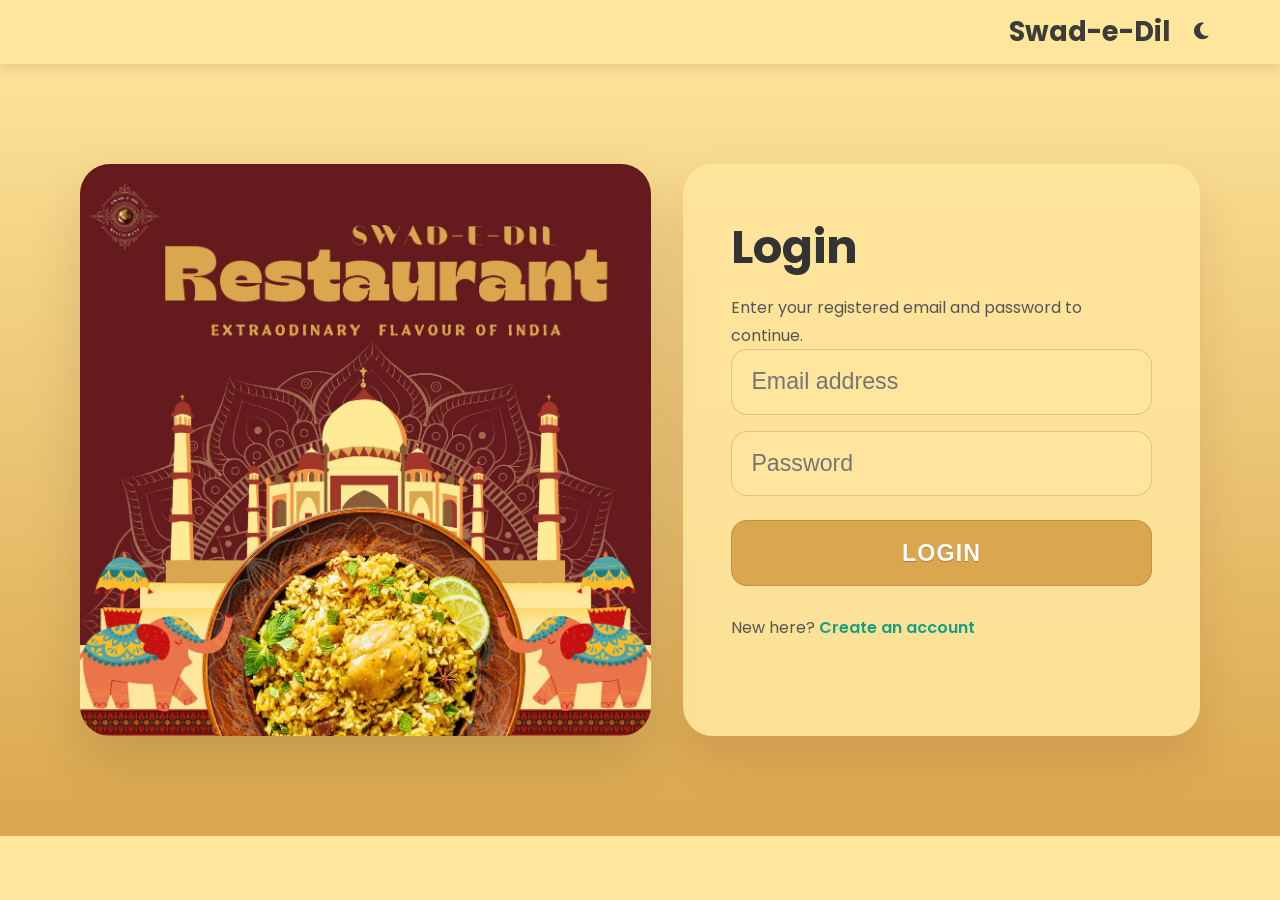
<file: login.html>
<!DOCTYPE html>
<html lang="en">

<head>
  <meta charset="UTF-8" />
  <meta http-equiv="X-UA-Compatible" content="IE=edge" />
  <meta name="viewport" content="width=device-width, initial-scale=1.0" />
  <title>Login | Swad-e-Dil</title>
  <link rel="icon" type="image/jpeg" href="assets/Swad-e-dil_Logo.jpg" />
  <link rel="preconnect" href="https://fonts.googleapis.com" />
  <link rel="preconnect" href="https://fonts.gstatic.com" crossorigin />
  <link href="https://fonts.googleapis.com/css2?family=Poppins:wght@400;500;600;700&display=swap" rel="stylesheet" />
  <link rel="stylesheet" href="css/style.css" />
  <link rel="stylesheet" href="css/responsive.css" />
  <link rel="stylesheet" href="https://cdnjs.cloudflare.com/ajax/libs/font-awesome/6.5.0/css/all.min.css" />
</head>

<body>
  <nav class="navbar">
    <div class="navbar-container container">
      <input type="checkbox" id="menu-toggle" />
      <label for="menu-toggle" class="hamburger-lines" aria-label="Toggle navigation menu">
        <span class="line line1"></span>
        <span class="line line2"></span>
        <span class="line line3"></span>
      </label>
      <ul class="menu-items">
      </ul>
      <h1 class="logo">Swad-e-Dil</h1>
      <div class="user-actions">
        <button id="theme-toggle" class="theme-toggle" aria-label="Toggle dark mode">
          <i class="fas fa-moon"></i>
        </button>
      </div>
    </div>
  </nav>

  <section class="auth-page">
    <div class="auth-container container">
      <div class="auth-layout">
        <div class="auth-hero">
          <img src="assets/Swad-e-dil_poster.jpg" alt="Swad-e-Dil poster" />
        </div>
        <div class="auth-panel">
          <h2>Login</h2>
          <p class="form-subtitle">Enter your registered email and password to continue.</p>
          <form id="login-form" novalidate>
            <input type="email" id="login-email" placeholder="Email address" required />
            <input type="password" id="login-password" placeholder="Password" required />
            <button type="submit" class="btn btn-primary">Login</button>
          </form>
          <p class="auth-footer">New here? <a href="register.html">Create an account</a></p>
        </div>
      </div>
    </div>
  </section>

  <div id="toast" class="toast-message hidden"></div>
  <script src="js/app.js" defer></script>
</body>

</html>
</file>
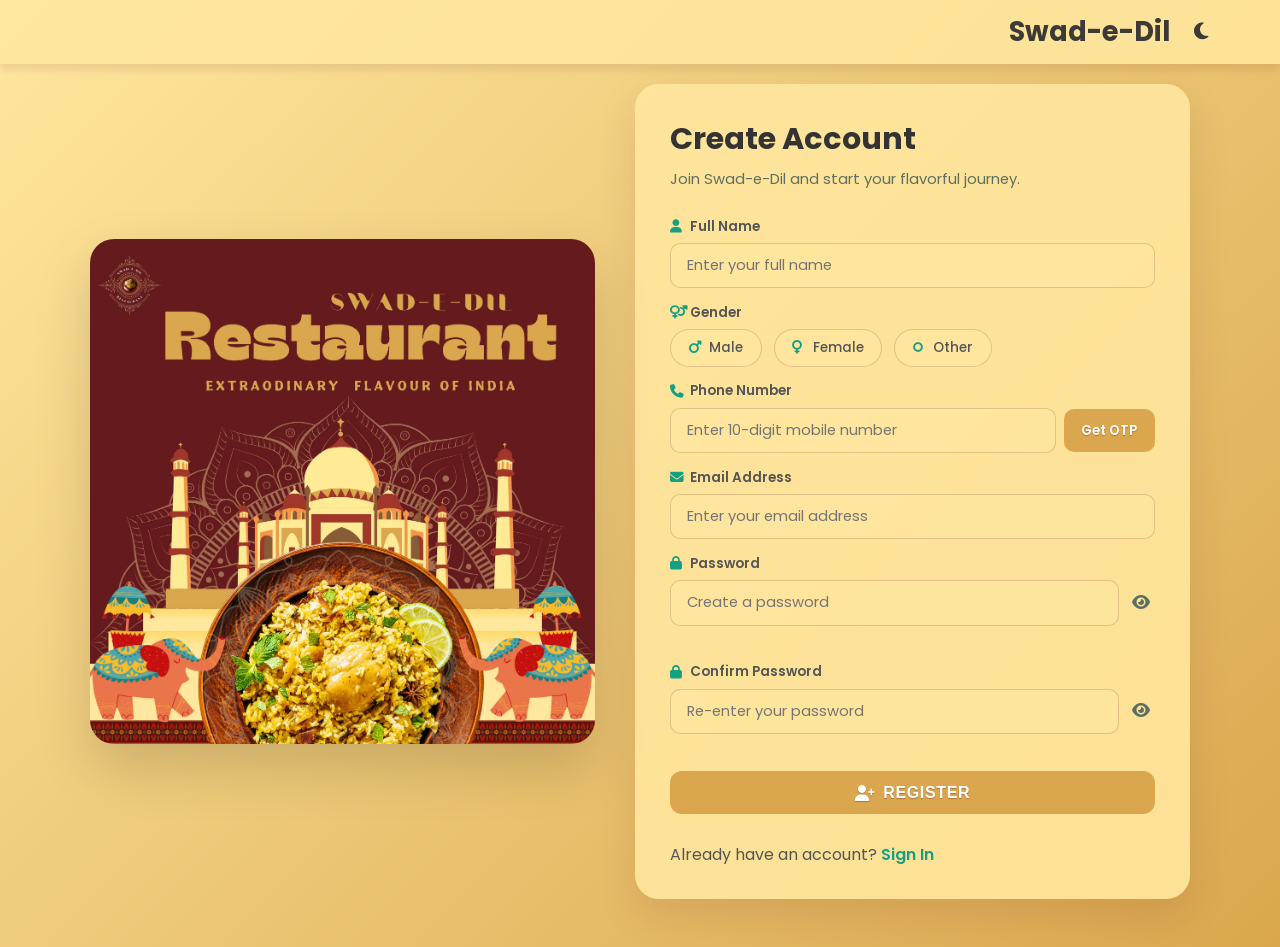
<file: register.html>
<!DOCTYPE html>
<html lang="en">

<head>
  <meta charset="UTF-8" />
  <meta http-equiv="X-UA-Compatible" content="IE=edge" />
  <meta name="viewport" content="width=device-width, initial-scale=1.0" />
  <title>Sign Up | Swad-e-Dil</title>
  <meta name="description" content="Create your Swad-e-Dil account to start ordering delicious meals." />
  <link rel="icon" type="image/jpeg" href="assets/Swad-e-dil_Logo.jpg" />
  <link rel="preconnect" href="https://fonts.googleapis.com" />
  <link rel="preconnect" href="https://fonts.gstatic.com" crossorigin />
  <link href="https://fonts.googleapis.com/css2?family=Poppins:wght@400;500;600;700&display=swap" rel="stylesheet" />
  <link rel="stylesheet" href="css/style.css" />
  <link rel="stylesheet" href="css/responsive.css" />
  <link rel="stylesheet" href="https://cdnjs.cloudflare.com/ajax/libs/font-awesome/6.5.0/css/all.min.css" />
</head>

<body>
  <nav class="navbar">
    <div class="navbar-container container">
      <input type="checkbox" id="menu-toggle" />
      <label for="menu-toggle" class="hamburger-lines" aria-label="Toggle navigation menu">
        <span class="line line1"></span>
        <span class="line line2"></span>
        <span class="line line3"></span>
      </label>
      <ul class="menu-items"></ul>
      <h1 class="logo">Swad-e-Dil</h1>
      <div class="user-actions">
        <button id="theme-toggle" class="theme-toggle" aria-label="Toggle dark mode">
          <i class="fas fa-moon"></i>
        </button>
      </div>
    </div>
  </nav>

  <section class="register-page">
    <div class="register-container container">

      <!-- Left: Poster Image -->
      <div class="register-poster">
        <img src="assets/Swad-e-dil_poster.jpg" alt="Swad-e-Dil poster" />
      </div>

      <!-- Right: Form -->
      <div class="register-panel">
        <div class="register-header">
          <h2>Create Account</h2>
          <p class="form-subtitle">Join Swad-e-Dil and start your flavorful journey.</p>
        </div>

        <form id="register-form" novalidate autocomplete="off">

          <!-- Name -->
          <div class="form-group">
            <label for="register-name"><i class="fas fa-user"></i> Full Name</label>
            <input type="text" id="register-name" placeholder="Enter your full name" required />
          </div>

          <!-- Gender -->
          <div class="form-group">
            <label><i class="fas fa-venus-mars"></i> Gender</label>
            <div class="gender-options">
              <label class="gender-option">
                <input type="radio" name="gender" value="male" required />
                <span><i class="fas fa-mars"></i> Male</span>
              </label>
              <label class="gender-option">
                <input type="radio" name="gender" value="female" />
                <span><i class="fas fa-venus"></i> Female</span>
              </label>
              <label class="gender-option">
                <input type="radio" name="gender" value="other" />
                <span><i class="fas fa-genderless"></i> Other</span>
              </label>
            </div>
          </div>

          <!-- Phone Number + Get OTP -->
          <div class="form-group">
            <label for="register-phone"><i class="fas fa-phone"></i> Phone Number</label>
            <div class="input-group">
              <input type="tel" id="register-phone" placeholder="Enter 10-digit mobile number" maxlength="10" pattern="[0-9]{10}" required />
              <button type="button" id="get-otp-btn" class="btn-otp">Get OTP</button>
            </div>
          </div>

          <!-- OTP Input (hidden initially) -->
          <div class="form-group" id="otp-group" style="display: none;">
            <label for="register-otp"><i class="fas fa-key"></i> Enter OTP</label>
            <div class="input-group">
              <input type="text" id="register-otp" placeholder="Enter 4-digit OTP" maxlength="4" pattern="[0-9]{4}" />
              <button type="button" id="verify-otp-btn" class="btn-otp">Verify</button>
            </div>
            <span id="otp-status" class="otp-status"></span>
          </div>

          <!-- Email -->
          <div class="form-group">
            <label for="register-email"><i class="fas fa-envelope"></i> Email Address</label>
            <input type="email" id="register-email" placeholder="Enter your email address" required />
          </div>

          <!-- Password -->
          <div class="form-group">
            <label for="register-password"><i class="fas fa-lock"></i> Password</label>
            <div class="input-group">
              <input type="password" id="register-password" placeholder="Create a password" required />
              <button type="button" class="btn-eye" id="toggle-password" aria-label="Show/hide password">
                <i class="fas fa-eye"></i>
              </button>
            </div>
            <span id="password-error" class="field-error"></span>
          </div>

          <!-- Confirm Password -->
          <div class="form-group">
            <label for="register-password-confirm"><i class="fas fa-lock"></i> Confirm Password</label>
            <div class="input-group">
              <input type="password" id="register-password-confirm" placeholder="Re-enter your password" required />
              <button type="button" class="btn-eye" id="toggle-confirm-password" aria-label="Show/hide password">
                <i class="fas fa-eye"></i>
              </button>
            </div>
            <span id="confirm-error" class="field-error"></span>
          </div>

          <!-- Register Button -->
          <button type="submit" class="btn btn-primary register-submit-btn" id="register-submit">
            <i class="fas fa-user-plus"></i> Register
          </button>
        </form>

        <p class="auth-footer">Already have an account? <a href="login.html">Sign In</a></p>
      </div>

    </div>
  </section>

  <div id="toast" class="toast-message hidden"></div>
  <script src="js/app.js" defer></script>
  <script src="js/register.js" defer></script>
</body>

</html>
</file>
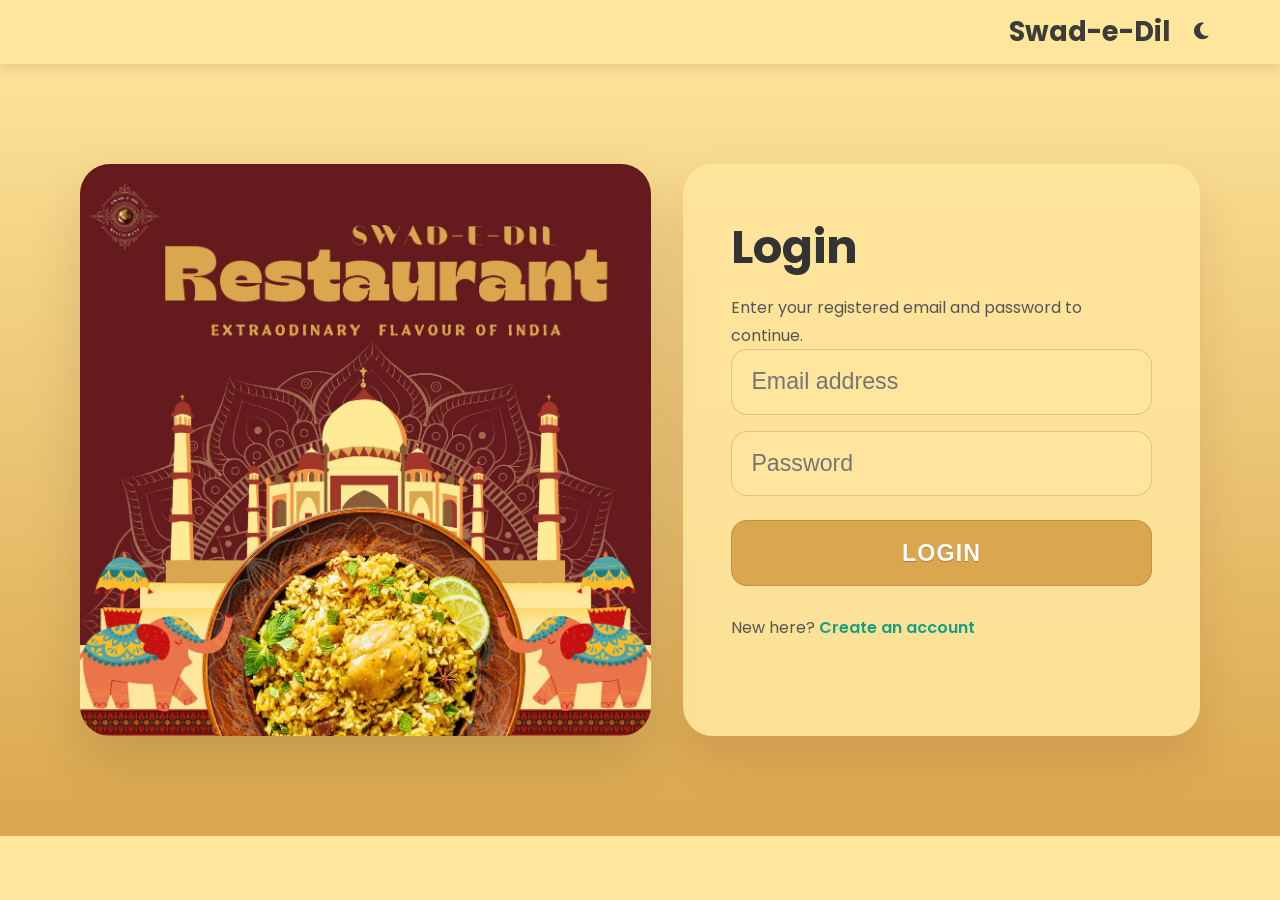
<file: user.html>
<!DOCTYPE html>
<html lang="en">

<head>
  <meta charset="UTF-8" />
  <meta http-equiv="X-UA-Compatible" content="IE=edge" />
  <meta name="viewport" content="width=device-width, initial-scale=1.0" />
  <title>Dashboard | Swad-e-Dil</title>
  <link rel="icon" type="image/jpeg" href="assets/Swad-e-dil_Logo.jpg" />
  <link rel="preconnect" href="https://fonts.googleapis.com" />
  <link rel="preconnect" href="https://fonts.gstatic.com" crossorigin />
  <link href="https://fonts.googleapis.com/css2?family=Poppins:wght@400;500;600;700&display=swap" rel="stylesheet" />
  <link rel="stylesheet" href="css/style.css" />
  <link rel="stylesheet" href="css/responsive.css" />
  <link rel="stylesheet" href="https://cdnjs.cloudflare.com/ajax/libs/font-awesome/6.5.0/css/all.min.css" />
</head>

<body>
  <nav class="navbar">
    <div class="navbar-container container">
      <input type="checkbox" id="menu-toggle" />
      <label for="menu-toggle" class="hamburger-lines" aria-label="Toggle navigation menu">
        <span class="line line1"></span>
        <span class="line line2"></span>
        <span class="line line3"></span>
      </label>
      <ul class="menu-items">
        <li><a href="index.html#home">Home</a></li>
        <li><a href="index.html#food-menu">Menu</a></li>
        <li><a href="#orders">Orders</a></li>
      </ul>
      <div class="auth-actions">
        <button id="theme-toggle" class="theme-toggle" aria-label="Toggle dark mode">
          <i class="fas fa-moon"></i>
        </button>
        <button id="logout-button" class="btn btn-secondary">Logout</button>
      </div>
    </div>
  </nav>

  <section class="dashboard-page" id="dashboard">
    <div class="dashboard-container container">
      <div class="dashboard-header">
        <div>
          <p class="small">Welcome back</p>
          <h1 id="dashboard-username">Customer</h1>
          <p>Track your orders, favorites, and account details in one place.</p>
        </div>
      </div>

      <div class="dashboard-stats">
        <div class="stat-card">
          <h4>Orders Placed</h4>
          <p id="orders-count">0</p>
        </div>
        <div class="stat-card">
          <h4>Favorites Saved</h4>
          <p id="favorites-count">0</p>
        </div>
        <div class="stat-card">
          <h4>Active Order</h4>
          <p id="active-order-status">No active orders</p>
        </div>
        <div class="stat-card">
          <h4>Member Since</h4>
          <p id="member-since">2026</p>
        </div>
      </div>

      <div class="dashboard-grid">
        <article class="dashboard-card">
          <h3>My Recent Orders</h3>
          <ul id="order-history-list">
            <li>Royal Thali Delight — Delivered</li>
            <li>Desi Veg Lovers’ Platter — In kitchen</li>
            <li>Tandoori Non-Veg Treat — Delivered</li>
          </ul>
        </article>

        <article class="dashboard-card">
          <h3>Saved Favorites</h3>
          <ul id="favorites-list">
            <li>Coastal Catch – Seafood Combo Platter</li>
            <li>Dakshin Bhojanam</li>
            <li>Royal Thali Delight</li>
          </ul>
        </article>

        <article class="dashboard-card">
          <h3>Recommended For You</h3>
          <p>Try our new season special mutton curry with saffron rice for authentic flavor.</p>
        </article>

        <article class="dashboard-card">
          <h3>Account Summary</h3>
          <p id="dashboard-email">Email: user@example.com</p>
          <p>Member since: 2026</p>
        </article>
      </div>
    </div>
  </section>

  <footer>
    <div class="footer-content">
      <div class="contact-us">
        <h4>Contact Us</h4><br />
        <p>Email: swad-e-dil@gmail.com</p><br />
        <p>Phone: +91 7854939308</p><br />
        <p>Address: Brehmapur, Ganjam, Odisha</p>
      </div>
      <div class="quick-links">
        <h4>Quick Links</h4><br />
        <ul class="footer-links">
          <li><a href="index.html#home">Home</a></li>
          <li><a href="index.html#about">About</a></li>
          <li><a href="index.html#food-menu">Menu</a></li>
          <li><a href="login.html">Logout</a></li>
        </ul>
      </div>
      <div class="social-links">
        <h4>Follow Us</h4><br />
        <a href="https://facebook.com" class="facebook" target="_blank"><i class="fab fa-facebook-f"></i></a>
        <a href="https://instagram.com" class="instagram" target="_blank"><i class="fab fa-instagram"></i></a>
        <a href="https://www.whatsapp.com/" class="whatsapp" target="_blank"><i class="fab fa-whatsapp"></i></a>
      </div>
    </div>
    <p>&copy; 2026 Swad-e-Dil. All rights reserved.</p>
  </footer>

  <div id="toast" class="toast-message hidden"></div>
  <script src="js/app.js" defer></script>
  <script src="js/dashboard.js" defer></script>
</body>

</html>
</file>
<file: css/style.css>
/* RESET */
*,
*::after,
*::before {
  box-sizing: border-box;
  padding: 0;
  margin: 0;
}

:root {
  /* Brand colors */
  --brand-gold: #daa74e;
  --brand-maroon: #651b1d;
  --brand-cream: #ffe79e;
  --theme-accent: var(--brand-gold);
  --theme-accent-hover: var(--brand-maroon);
  --theme-accent-rgb: 218, 167, 78;
  --theme-dark-rgb: 101, 27, 29;
  /* Light theme colors */
  --bg-primary: var(--brand-cream);
  --bg-secondary: rgba(255, 231, 158, 0.72);
  --bg-tertiary: rgba(255, 231, 158, 0.92);
  --text-primary: #333333;
  --text-secondary: #555555;
  --text-muted: #5e6f61;
  --border-color: rgba(101, 27, 29, 0.18);
  --shadow-color: rgba(101, 27, 29, 0.12);
  --accent-color: #16a083;
  --accent-hover: #117964;
  --card-bg: rgba(255, 231, 158, 0.9);
  --nav-bg: rgba(255, 231, 158, 0.94);
  --gradient-start: var(--brand-cream);
  --gradient-end: var(--brand-gold);
}

[data-theme="dark"] {
  /* Dark theme colors */
  --bg-primary: var(--brand-maroon);
  --bg-secondary: rgba(101, 27, 29, 0.82);
  --bg-tertiary: rgba(101, 27, 29, 0.92);
  --text-primary: #ffffff;
  --text-secondary: #cccccc;
  --text-muted: #aaaaaa;
  --border-color: rgba(218, 167, 78, 0.24);
  --shadow-color: rgba(0, 0, 0, 0.32);
  --accent-color: #16a083;
  --accent-hover: #117964;
  --card-bg: rgba(101, 27, 29, 0.9);
  --nav-bg: rgba(101, 27, 29, 0.95);
  --gradient-start: var(--brand-maroon);
  --gradient-end: var(--brand-maroon);
}

html {
  scroll-behavior: smooth;
}

.html {
  font-size: 62.5%;
}

body {
  font-family: "Poppins", sans-serif;
  background: var(--bg-primary);
  color: var(--text-primary);
  transition: background 0.3s ease, color 0.3s ease;
}

section {
  border-bottom: 1px solid var(--border-color);
}

section:last-of-type {
  border-bottom: none;
}

/* UTILITY CLASSES */
.container {
  max-width: 1200px;
  width: 90%;
  margin: auto;
}

.btn {
  display: inline-block;
  padding: 0.5em 1.5em;
  text-decoration: none;
  border-radius: 50px;
  cursor: pointer;
  outline: none;
  margin-top: 1em;
  text-transform: uppercase;
  font-weight: small;
}

.btn-primary {
  color: #fff;
  background: var(--theme-accent);
  border: 1px solid rgba(var(--theme-dark-rgb), 0.18);
  text-shadow: 0 1px 1px rgba(var(--theme-dark-rgb), 0.35);
}

.btn-primary:hover {
  background: var(--theme-accent-hover);
  transition: background 0.3s ease-in-out;
}

.btn-secondary {
  display: inline-block;
  padding: 0.55em 1.5em;
  text-decoration: none;
  border-radius: 50px;
  cursor: pointer;
  outline: none;
  margin-top: 1em;
  background: var(--bg-secondary);
  color: var(--text-primary);
  border: 1px solid var(--border-color);
  transition: all 0.25s ease;
}

.btn-secondary:hover {
  background: var(--theme-accent);
  color: #fff;
}

.auth-actions {
  display: flex;
  gap: 1.2rem;
  align-items: center;
}

.auth-actions .btn {
  margin-top: 0;
}

.auth-page {
  padding: 8rem 0 4rem;
  min-height: calc(100vh - 64px);
  background: linear-gradient(180deg, var(--gradient-start) 0%, var(--gradient-end) 100%);
  display: flex;
  align-items: center;
}

.auth-container {
  display: flex;
  justify-content: center;
  align-items: center;
  width: 100%;
}

.auth-layout {
  display: grid;
  grid-template-columns: 1.05fr 0.95fr;
  gap: 2rem;
  width: min(1120px, 100%);
}

.auth-hero {
  position: relative;
  min-height: 540px;
  border-radius: 30px;
  overflow: hidden;
  box-shadow: 0 24px 55px rgba(0, 0, 0, 0.12);
}

.auth-hero img {
  width: 100%;
  height: 100%;
  object-fit: cover;
  display: block;
}

.hero-overlay {
  position: absolute;
  inset: 0;
  background: linear-gradient(180deg, rgba(var(--theme-dark-rgb), 0.18), rgba(var(--theme-dark-rgb), 0.82));
  color: #ffffff;
  display: flex;
  flex-direction: column;
  justify-content: flex-end;
  gap: 1.2rem;
  padding: 2.5rem;
}

.hero-overlay p:first-child {
  text-transform: uppercase;
  letter-spacing: 0.22em;
  font-weight: 600;
  opacity: 0.9;
}

.hero-overlay h2 {
  font-size: 3.25rem;
  margin: 0;
  line-height: 1.05;
}

.hero-overlay p:last-child {
  max-width: 360px;
  line-height: 1.8;
}

.auth-panel {
  width: 100%;
  padding: 3rem;
  background: var(--card-bg);
  border-radius: 30px;
  box-shadow: 0 24px 45px var(--shadow-color);
}

.auth-panel h2 {
  font-size: 2.9rem;
  margin-bottom: 0.75rem;
}

.form-subtitle {
  color: var(--text-muted);
  margin-bottom: 2rem;
  line-height: 1.75;
}

.auth-panel p {
  color: var(--text-secondary);
  margin-bottom: 0;
  line-height: 1.7;
}

.auth-panel form {
  display: grid;
  gap: 1rem;
}

.auth-panel form .btn {
  width: 100%;
  border-radius: 16px;
  padding: 1.15rem 1.2rem;
  font-size: 1.45rem;
  margin-top: 0.5rem;
  font-weight: 600;
  letter-spacing: 0.05em;
}

.auth-panel input {
  width: 100%;
  padding: 1.15rem 1.2rem;
  border-radius: 16px;
  border: 1px solid var(--border-color);
  outline: none;
  font-size: 1.45rem;
  transition: border-color 0.25s ease, box-shadow 0.25s ease;
  background: var(--bg-secondary);
  color: var(--text-primary);
}

.auth-panel input:focus {
  border-color: var(--theme-accent);
  box-shadow: 0 0 0 4px rgba(var(--theme-accent-rgb), 0.18);
}

.auth-footer {
  margin-top: 1.75rem;
  color: var(--text-secondary);
}

.auth-footer a {
  color: var(--accent-color);
  font-weight: 600;
}



.auth-footer a {
  color: var(--accent-color);
  text-decoration: none;
  font-weight: 600;
}

/* ==============================
   REGISTER PAGE
============================== */
.register-page {
  padding: 84px 0 3rem;
  min-height: 100vh;
  background: linear-gradient(135deg, var(--gradient-start) 0%, var(--gradient-end) 100%);
  display: flex;
  align-items: center;
}

.register-container {
  display: grid;
  grid-template-columns: 1fr 1.1fr;
  gap: 2.5rem;
  align-items: center;
  width: min(1100px, 100%);
  margin: 0 auto;
}

/* Poster (left side) */
.register-poster {
  border-radius: 24px;
  overflow: hidden;
  box-shadow: 0 24px 55px rgba(0, 0, 0, 0.15);
  position: sticky;
  top: 84px;
  max-height: calc(100vh - 110px);
}

.register-poster img {
  width: 100%;
  height: 100%;
  object-fit: cover;
  display: block;
}

/* Panel (right side) */
.register-panel {
  background: var(--card-bg);
  border-radius: 24px;
  padding: 2rem 2.2rem;
  box-shadow: 0 16px 40px var(--shadow-color);
}

.register-header {
  margin-bottom: 1.5rem;
}

.register-header h2 {
  font-size: 1.9rem;
  font-weight: 700;
  color: var(--text-primary);
  margin-bottom: 0.3rem;
}

.register-header .form-subtitle {
  font-size: 0.92rem;
  margin-bottom: 0;
}

/* Form groups */
.form-group {
  display: flex;
  flex-direction: column;
  gap: 0.4rem;
  margin-bottom: 0.9rem;
}

.form-group label {
  font-size: 0.85rem;
  font-weight: 600;
  color: var(--text-secondary);
  display: flex;
  align-items: center;
  gap: 0.4rem;
}

.form-group label i {
  color: var(--accent-color);
  width: 14px;
}

.form-group input[type="text"],
.form-group input[type="email"],
.form-group input[type="tel"],
.form-group input[type="password"] {
  width: 100%;
  padding: 0.7rem 1rem;
  border-radius: 10px;
  border: 1.5px solid var(--border-color);
  outline: none;
  font-size: 0.92rem;
  font-family: 'Poppins', sans-serif;
  background: var(--bg-secondary);
  color: var(--text-primary);
  transition: border-color 0.25s ease, box-shadow 0.25s ease;
}

.form-group input:focus {
  border-color: var(--theme-accent);
  box-shadow: 0 0 0 3px rgba(var(--theme-accent-rgb), 0.2);
}

/* Input group (input + button side by side) */
.input-group {
  display: flex;
  gap: 0.5rem;
  align-items: center;
}

.input-group input {
  flex: 1;
}

.btn-otp {
  padding: 0.7rem 1.1rem;
  background: var(--theme-accent);
  color: #fff;
  border: none;
  border-radius: 10px;
  font-size: 0.82rem;
  font-weight: 600;
  cursor: pointer;
  white-space: nowrap;
  transition: background 0.25s ease, transform 0.15s ease;
  font-family: 'Poppins', sans-serif;
  text-shadow: 0 1px 1px rgba(var(--theme-dark-rgb), 0.35);
}

.btn-otp:hover {
  background: var(--theme-accent-hover);
  transform: translateY(-1px);
}

.btn-otp:disabled {
  background: #aaa;
  cursor: not-allowed;
  transform: none;
}

.btn-eye {
  background: none;
  border: none;
  cursor: pointer;
  color: var(--text-muted);
  font-size: 1rem;
  padding: 0 0.3rem;
  transition: color 0.2s ease;
}

.btn-eye:hover {
  color: var(--accent-color);
}

/* Gender radio options */
.gender-options {
  display: flex;
  gap: 0.75rem;
  flex-wrap: wrap;
}

.gender-option {
  display: flex;
  align-items: center;
  cursor: pointer;
}

.gender-option input[type="radio"] {
  display: none;
}

.gender-option span {
  display: flex;
  align-items: center;
  gap: 0.4rem;
  padding: 0.5rem 1.1rem;
  border: 1.5px solid var(--border-color);
  border-radius: 50px;
  font-size: 0.85rem;
  font-weight: 500;
  color: var(--text-secondary);
  background: var(--bg-secondary);
  transition: all 0.2s ease;
}

.gender-option input:checked+span {
  background: var(--theme-accent);
  color: #fff;
  border-color: var(--theme-accent);
}

.gender-option span i {
  font-size: 0.85rem;
}

/* OTP status */
.otp-status {
  font-size: 0.82rem;
  font-weight: 600;
  margin-top: 0.2rem;
  display: flex;
  align-items: center;
  gap: 0.3rem;
}

.otp-status.verified {
  color: #16a34a;
}

.otp-status.invalid {
  color: #dc2626;
}

/* Field errors */
.field-error {
  font-size: 0.78rem;
  color: #dc2626;
  font-weight: 500;
  min-height: 1rem;
}

/* Register submit button */
.register-submit-btn {
  width: 100%;
  padding: 0.8rem;
  font-size: 1rem;
  font-weight: 700;
  border-radius: 12px;
  border: none;
  margin-top: 0.5rem;
  letter-spacing: 0.04em;
  display: flex;
  align-items: center;
  justify-content: center;
  gap: 0.5rem;
  transition: background 0.25s ease, transform 0.15s ease;
}

.register-submit-btn:hover {
  transform: translateY(-2px);
}

/* ==============================
   END REGISTER PAGE
============================== */

.dashboard-page {
  padding: 10rem 0 4rem 0;
  min-height: 100vh;
  background: var(--bg-primary);
}

.dashboard-header {
  padding: 2rem 0;
}

.dashboard-header .small {
  color: var(--text-muted);
  font-weight: 600;
  margin-bottom: 0.5rem;
}

.dashboard-header h1 {
  font-size: 3.4rem;
  margin-bottom: 0.75rem;
}

.dashboard-grid {
  display: grid;
  grid-template-columns: repeat(2, minmax(250px, 1fr));
  gap: 1.8rem;
  margin-top: 2rem;
}

.dashboard-card {
  background: var(--card-bg);
  border-radius: 24px;
  padding: 2rem;
  box-shadow: 0 18px 35px var(--shadow-color);
}

.dashboard-card h3 {
  margin-bottom: 1rem;
  font-size: 2rem;
  color: var(--text-primary);
}

.dashboard-card h3+p,
.dashboard-card h3+ul {
  margin-bottom: 1rem;
}

.dashboard-card ul {
  list-style: disc inside;
  color: var(--text-secondary);
  line-height: 1.8;
}

.dashboard-card p {
  color: var(--text-secondary);
  line-height: 1.8;
}


.user-actions {
  display: flex;
  gap: 1rem;
  align-items: center;
}

.cart-btn {
  position: relative;
  background: var(--theme-accent);
  color: #fff;
  border: none;
  padding: 0.8rem;
  border-radius: 50%;
  cursor: pointer;
  font-size: 1.2rem;
  transition: background 0.3s ease;
  text-shadow: 0 1px 1px rgba(var(--theme-dark-rgb), 0.35);
}

.cart-btn:hover {
  background: var(--theme-accent-hover);
}

.cart-count {
  position: absolute;
  top: -5px;
  right: -5px;
  background: var(--brand-maroon);
  color: #fff;
  border-radius: 50%;
  padding: 0.2rem 0.5rem;
  font-size: 0.8rem;
  font-weight: bold;
}

.profile-dropdown {
  position: relative;
}

.profile-btn {
  background: none;
  border: none;
  color: #444;
  cursor: pointer;
  display: flex;
  align-items: center;
  gap: 0.5rem;
  font-size: 1rem;
  padding: 0.5rem;
  border-radius: 8px;
  transition: background 0.3s ease;
}

.profile-btn:hover {
  background: rgba(var(--theme-accent-rgb), 0.16);
}

.profile-menu {
  position: absolute;
  top: 100%;
  right: 0;
  background: var(--card-bg);
  border: 1px solid var(--border-color);
  border-radius: 8px;
  box-shadow: 0 8px 16px var(--shadow-color);
  min-width: 150px;
  display: none;
  z-index: 100;
}

.profile-menu a,
.profile-menu button {
  display: block;
  width: 100%;
  padding: 0.75rem 1rem;
  text-decoration: none;
  color: #444;
  border: none;
  background: none;
  text-align: left;
  cursor: pointer;
  transition: background 0.3s ease;
}

.profile-menu a:hover,
.profile-menu button:hover {
  background: var(--bg-secondary);
}

.add-to-cart-btn {
  background: var(--theme-accent);
  color: #fff;
  border: none;
  padding: 0.5rem 1rem;
  border-radius: 8px;
  cursor: pointer;
  font-size: 0.9rem;
  margin-top: 0.5rem;
  transition: background 0.3s ease;
  text-shadow: 0 1px 1px rgba(var(--theme-dark-rgb), 0.35);
}

.add-to-cart-btn:hover {
  background: var(--theme-accent-hover);
}

.cart-modal {
  position: fixed;
  top: 0;
  left: 0;
  width: 100%;
  height: 100%;
  background: rgba(0, 0, 0, 0.5);
  display: none;
  justify-content: center;
  align-items: center;
  z-index: 1000;
}

.cart-content {
  background: var(--card-bg);
  border-radius: 12px;
  width: 90%;
  max-width: 500px;
  max-height: 80vh;
  overflow-y: auto;
  color: var(--text-primary);
}

.profile-icon {
  width: 42px;
  height: 42px;
  border-radius: 50%;
  border: 2px solid var(--theme-accent);
  background: var(--theme-accent);
  color: #fff;
  display: inline-flex;
  align-items: center;
  justify-content: center;
  font-size: 1rem;
  cursor: pointer;
  text-shadow: 0 1px 1px rgba(var(--theme-dark-rgb), 0.35);
}

.profile-icon span {
  display: inline-flex;
  align-items: center;
  justify-content: center;
  width: 100%;
  height: 100%;
  font-weight: 700;
}

.profile-panel {
  position: fixed;
  inset: 0;
  display: flex;
  justify-content: center;
  align-items: center;
  background: rgba(0, 0, 0, 0.35);
  z-index: 1100;
  padding: 1rem;
}

.profile-panel.hidden {
  display: none;
}

.profile-panel-card {
  width: min(460px, 100%);
  background: var(--card-bg);
  border-radius: 28px;
  padding: 1.5rem;
  box-shadow: 0 24px 60px var(--shadow-color);
  color: var(--text-primary);
}

.profile-close {
  position: absolute;
  top: 1rem;
  right: 1rem;
  background: none;
  font-size: 1.8rem;
  color: var(--text-muted);
}

.profile-panel-header {
  display: flex;
  align-items: center;
  gap: 1rem;
  margin-bottom: 1.25rem;
}

.profile-avatar {
  width: 76px;
  height: 76px;
  border-radius: 50%;
  background: var(--theme-accent);
  display: flex;
  align-items: center;
  justify-content: center;
  color: #fff;
  font-size: 2.2rem;
  font-weight: 700;
  text-shadow: 0 1px 1px rgba(var(--theme-dark-rgb), 0.35);
}

.profile-panel-header h3 {
  margin-bottom: 0.25rem;
  color: var(--text-primary);
}

.profile-panel-header p {
  color: var(--text-muted);
}

.profile-panel-intro {
  margin-bottom: 1.5rem;
  color: var(--text-secondary);
  line-height: 1.7;
}

.profile-stats {
  display: grid;
  grid-template-columns: repeat(3, minmax(0, 1fr));
  gap: 1rem;
  margin-bottom: 1.5rem;
}

.profile-stats div {
  background: var(--bg-secondary);
  border-radius: 18px;
  padding: 1rem;
  text-align: center;
}

.profile-stats strong {
  display: block;
  font-size: 1.4rem;
  color: var(--accent-color);
  margin-bottom: 0.25rem;
}

.profile-actions {
  display: flex;
  gap: 1rem;
  flex-wrap: wrap;
  margin-bottom: 1.5rem;
}

.profile-links {
  display: grid;
  gap: 1rem;
}

.profile-links a {
  display: flex;
  align-items: center;
  gap: 0.75rem;
  padding: 1rem 1rem;
  border: 1px solid var(--border-color);
  border-radius: 16px;
  color: var(--text-primary);
  text-decoration: none;
  transition: background 0.25s ease, border-color 0.25s ease;
}

.profile-links a:hover {
  background: var(--bg-secondary);
  border-color: var(--theme-accent);
}

.profile-links i {
  color: #117964;
}

.cart-header {
  display: flex;
  justify-content: space-between;
  align-items: center;
  padding: 1rem;
  border-bottom: 1px solid var(--border-color);
}

.close-btn {
  background: none;
  border: none;
  font-size: 1.5rem;
  cursor: pointer;
}

.cart-items {
  padding: 1rem;
  max-height: 300px;
  overflow-y: auto;
}

.cart-item {
  display: flex;
  justify-content: space-between;
  align-items: center;
  padding: 0.5rem 0;
  border-bottom: 1px solid var(--border-color);
}

.cart-item:last-child {
  border-bottom: none;
}

.cart-item-info {
  flex: 1;
  color: var(--text-primary);
}

.cart-item-controls {
  display: flex;
  align-items: center;
  gap: 0.5rem;
}

.cart-item-controls button {
  background: var(--bg-secondary);
  border: 1px solid var(--border-color);
  padding: 0.2rem 0.5rem;
  cursor: pointer;
  border-radius: 4px;
  color: var(--text-primary);
}

.payment-section {
  padding: 1rem;
  border-top: 1px solid var(--border-color);
  background: var(--bg-secondary);
}

.payment-section h4 {
  margin: 0 0 1rem 0;
  color: var(--text-primary);
  font-size: 1.1rem;
}

.payment-methods {
  display: grid;
  grid-template-columns: 1fr 1fr;
  gap: 0.5rem;
}

.payment-option {
  display: flex;
  align-items: center;
  padding: 0.75rem;
  border: 2px solid var(--border-color);
  border-radius: 8px;
  cursor: pointer;
  transition: all 0.3s ease;
  background: var(--card-bg);
}

.payment-option:hover {
  border-color: var(--theme-accent);
  background: var(--bg-secondary);
}

.payment-option input[type="radio"] {
  display: none;
}

.payment-option input[type="radio"]:checked+i+span {
  color: var(--accent-color);
  font-weight: bold;
}

.payment-option input[type="radio"]:checked~* {
  color: var(--accent-color);
}

.payment-option i {
  position: relative;
  margin-right: 0.5rem;
  font-size: 1.2rem;
  color: var(--text-secondary);
  transition: color 0.3s ease;
}

.payment-option span {
  font-size: 0.9rem;
  color: var(--text-secondary);
  transition: color 0.3s ease;
}


.cart-footer {
  padding: 1rem;
  border-top: 1px solid var(--border-color);
  display: flex;
  justify-content: space-between;
  align-items: center;
}


/* GLOW EFFECTS */
.glow-on-hover {
  transition: box-shadow 0.3s ease-in-out;
}

.glow-on-hover:hover {
  box-shadow: 0 0 10px rgba(255, 215, 0, 0.6),
    0 0 20px rgba(255, 215, 0, 0.5),
    0 0 30px rgba(255, 215, 0, 0.4);
}

.main-card-title {
  position: relative;
  transition: text-shadow 0.3s ease-in-out;
}

.main-card-title:hover {
  text-shadow: 0 0 5px #ffd700, 0 0 10px #ffd700;
}

/* NAVBAR DESIGNING */
.navbar input[type="checkbox"],
.navbar .hamburger-lines {
  display: none;
}

.hamburger-lines {
  display: flex;
  flex-direction: column;
  justify-content: space-between;
  width: 2.2rem;
  height: 1.8rem;
  cursor: pointer;
}

.hamburger-lines .line {
  display: block;
  width: 100%;
  height: 3px;
  border-radius: 3px;
  background: var(--text-secondary);
  transition: transform 0.3s ease, opacity 0.3s ease;
}

.navbar {
  box-shadow: 0px 5px 10px 0px var(--shadow-color);
  position: fixed;
  width: 100%;
  background: var(--nav-bg);
  color: var(--text-primary);
  opacity: 0.95;
  height: 64px;
  z-index: 12;
  transition: background 0.3s ease, color 0.3s ease;
}

.navbar-container {
  display: flex;
  align-items: center;
  justify-content: space-between;
  gap: 1rem;
  min-height: 64px;
}

/* LEFT ZONE: Toggler + Cart + Logo */
.nav-left {
  display: flex;
  align-items: center;
  gap: 0.75rem;
  flex-shrink: 0;
}

.logo {
  font-size: 1.7rem;
  font-weight: 700;
  white-space: nowrap;
  color: var(--text-primary);
}

/* CENTER ZONE: Nav links */
.menu-items {
  display: flex;
  align-items: center;
  justify-content: center;
  gap: 1.6rem;
  list-style: none;
  flex: 1;
  margin: 0;
  padding: 0;
}

.menu-items li {
  list-style: none;
  font-size: 0.95rem;
}

.menu-items a {
  text-decoration: none;
  color: var(--text-secondary);
  font-weight: 500;
  transition: color 0.25s ease;
  white-space: nowrap;
}

.menu-items a:hover,
.menu-items a.active-link {
  color: var(--accent-color);
}

/* RIGHT ZONE: Auth buttons or Profile */
.nav-right {
  display: flex;
  align-items: center;
  gap: 0.75rem;
  flex-shrink: 0;
}

.nav-profile {
  display: flex;
  align-items: center;
}

/* Keep .user-actions working (used on other pages) */
.user-actions {
  display: flex;
  gap: 1.5rem;
  align-items: center;
  justify-content: flex-end;
}

/* Dark Mode Toggle */
.theme-toggle {
  background: none;
  border: none;
  cursor: pointer;
  padding: 0.5rem;
  border-radius: 50%;
  transition: background 0.3s ease;
  color: var(--text-primary);
}

.theme-toggle:hover {
  background: var(--border-color);
}

.theme-toggle i {
  font-size: 1.2rem;
}

/* Order Status */
.order-status {
  display: inline-block;
  padding: 0.2rem 0.5rem;
  border-radius: 12px;
  font-size: 0.8rem;
  font-weight: 600;
  text-transform: uppercase;
}

.order-status.delivered {
  background: #d4edda;
  color: #155724;
}

.order-status.pending {
  background: #fff3cd;
  color: #856404;
}

.order-status.preparing {
  background: #cce7ff;
  color: #004085;
}


/* ==============================
   CATEGORY SECTION (Types of Food)
============================== */
.category-section {
  padding: 60px 0 70px;
}

.section-label {
  font-size: 0.82rem;
  font-weight: 700;
  letter-spacing: 0.18em;
  text-transform: uppercase;
  color: var(--accent-color);
  margin-bottom: 0.5rem;
}

.section-title {
  font-size: 2.2rem;
  font-weight: 700;
  color: var(--text-primary);
  margin-bottom: 0.5rem;
}

.category-grid {
  display: grid;
  grid-template-columns: repeat(4, 1fr);
  gap: 1.4rem;
}

.section-sub {
  color: var(--text-muted);
  font-size: 0.97rem;
  margin-bottom: 2.5rem;
  max-width: 520px;
}

/*   grid-template-columns: repeat(4, 1fr);
  gap: 1.4rem;
} */

.category-card {
  background: var(--card-bg);
  border-radius: 20px;
  overflow: hidden;
  box-shadow: 0 8px 24px var(--shadow-color);
  transition: transform 0.3s ease, box-shadow 0.3s ease;
  display: flex;
  flex-direction: column;
}

.category-card:hover {
  transform: translateY(-6px);
  box-shadow: 0 18px 40px var(--shadow-color);
}

.category-img-wrap {
  position: relative;
  width: 100%;
  height: 200px;
  overflow: hidden;
}

.category-img-wrap img {
  width: 100%;
  height: 100%;
  object-fit: cover;
  display: block;
  transition: transform 0.4s ease;
}

.category-card:hover .category-img-wrap img {
  transform: scale(1.07);
}

.category-overlay {
  position: absolute;
  top: 12px;
  left: 12px;
}

.category-tag {
  display: inline-block;
  padding: 0.3rem 0.9rem;
  border-radius: 50px;
  font-size: 0.75rem;
  font-weight: 700;
  text-transform: uppercase;
  letter-spacing: 0.08em;
  background: rgba(255, 231, 158, 0.92);
  color: var(--text-primary);
  backdrop-filter: blur(4px);
}

.category-tag.veg-tag {
  color: #16a34a;
}

.category-tag.nonveg-tag {
  color: #dc2626;
}

.category-tag.thali-tag {
  color: #d97706;
}

.category-card.breakfast .category-tag {
  background: rgba(255, 247, 237, 0.96);
  color: #9a3412;
}

.category-info {
  padding: 1.2rem 1.2rem 1.5rem;
  display: flex;
  flex-direction: column;
  flex: 1;
  gap: 0.5rem;
}

.category-info h3 {
  font-size: 1.15rem;
  font-weight: 700;
  color: var(--text-primary);
  margin: 0;
}

.category-card.breakfast .category-info h3 {
  color: var(--accent-color);
}

.category-info p {
  font-size: 0.85rem;
  color: var(--text-muted);
  line-height: 1.6;
  flex: 1;
}

.category-btn {
  display: inline-block;
  text-align: center;
  padding: 0.55rem 1.2rem;
  font-size: 0.82rem;
  font-weight: 600;
  border-radius: 50px;
  margin-top: 0;
  align-self: flex-start;
  text-decoration: none;
  transition: background 0.25s ease, transform 0.2s ease;
}

.category-btn:hover {
  transform: translateY(-2px);
}

/* Responsive category grid */
@media (max-width: 900px) {
  .category-grid {
    grid-template-columns: repeat(2, 1fr);
  }
}

@media (max-width: 500px) {
  .category-grid {
    grid-template-columns: 1fr;
  }

  .section-title {
    font-size: 1.7rem;
  }
}

/* ==============================
   END CATEGORY SECTION
============================== */

/* SHOWCASE SITE */
.showcase-area {
  position: relative;
  height: 50vh;
  background: linear-gradient(rgba(255, 231, 158, 0.22), rgba(218, 167, 78, 0.36));
  overflow: hidden;
}

[data-theme="dark"] .showcase-area {
  background: linear-gradient(rgba(101, 27, 29, 0.18), rgba(101, 27, 29, 0.42));
}

.showcase-area .showcase-bg {
  position: absolute;
  inset: 0;
  width: 100%;
  height: 100%;
  object-fit: cover;
  object-position: center;
  z-index: 0;
  opacity: 0.35;
}

.showcase-container {
  position: relative;
  z-index: 1;
  display: flex;
  flex-direction: column;
  align-items: center;
  justify-content: center;
  height: 100%;
  font-size: 1.6rem;
}

.main-title {
  text-transform: uppercase;
  margin-top: 1.5em;
}

/* ABOUT US */
#about {
  padding: 50px 0;
  background: var(--bg-primary);
}

.about-wrapper {
  display: flex;
  flex-wrap: wrap;
}

#about h2 {
  font-size: 2.3rem;
  color: var(--text-primary);
}

#about p {
  font-size: 1.2rem;
  color: var(--text-secondary);
}

#about .small {
  font-size: 1.2rem;
  color: var(--text-muted);
  font-weight: 600;
}

.about-img {
  flex: 1 1 400px;
  padding: 30px;
  transform: translateX(150%);
  animation: about-img-animation 1s ease-in-out forwards;
}

@keyframes about-img-animation {
  100% {
    transform: translate(0);
  }
}

.about-text {
  flex: 1 1 400px;
  padding: 30px;
  margin: auto;
  transform: translate(-150%);
  animation: about-text-animation 1s ease-in-out forwards;
}

@keyframes about-text-animation {
  100% {
    transform: translate(0);
  }
}

.about-img img {
  display: block;
  height: 400px;
  max-width: 100%;
  margin: auto;
  object-fit: cover;
  object-position: right;
}

/* FOOD CATEGORY */
#food {
  padding: 5rem 0 10rem 0;
  background: var(--bg-primary);
}

#food h2 {
  text-align: center;
  font-size: 2.5rem;
  font-weight: 400;
  margin-bottom: 40px;
  text-transform: uppercase;
  color: var(--text-primary);
}

.food-container {
  display: flex;
  justify-content: space-between;
}

.food-container img {
  display: block;
  width: 100%;
  margin: auto;
  max-height: 300px;
  object-fit: cover;
  object-position: center;
}

.img-container {
  margin: 0 1rem;
  position: relative;
}

.img-content {
  position: absolute;
  top: 70%;
  left: 50%;
  transform: translate(-50%, -50%);
  opacity: 0;
  z-index: 2;
  text-align: center;
  transition: all 0.3s ease-in-out 0.1s;
}

.img-content h3 {
  color: #fff;
  font-size: 2.2rem;
}

.img-content a {
  font-size: 1.2rem;
}

.img-container::after {
  content: "";
  display: block;
  position: absolute;
  top: 0;
  left: 0;
  width: 100%;
  height: 100%;
  background: rgba(0, 0, 0, 0.871);
  opacity: 0;
  z-index: 1;
  transform: scaleY(0);
  transform-origin: 100% 100%;
  transition: all 0.3s ease-in-out;
}

.img-container:hover::after {
  opacity: 1;
  transform: scaleY(1);
}

.img-container:hover .img-content {
  opacity: 1;
  top: 40%;
}

/* FOOD MENU SECTION */
#food-menu {
  background: var(--bg-primary);
  padding-top: 4rem;
  padding-bottom: 4rem;
}

.food-menu-heading {
  text-align: center;
  font-size: 3.4rem;
  font-weight: 400;
  color: var(--text-primary);
}

.food-menu-subtitle {
  max-width: 640px;
  margin: 1rem auto 0;
  text-align: center;
  font-size: 1.5rem;
  line-height: 1.7;
  color: var(--text-secondary);
}

.menu-tools {
  display: flex;
  justify-content: center;
  margin-top: 2rem;
}

.menu-filter {
  display: flex;
  flex-wrap: wrap;
  gap: 0.75rem;
  justify-content: center;
}

.filter-btn {
  border: 1px solid var(--border-color);
  background: var(--bg-secondary);
  color: var(--text-primary);
  border-radius: 50px;
  padding: 0.85rem 1.45rem;
  cursor: pointer;
  transition: all 0.25s ease;
  font-size: 1rem;
  font-weight: 600;
}

.filter-btn:hover,
.filter-btn.active {
  background: var(--theme-accent);
  color: #fff;
  border-color: var(--theme-accent);
}

.food-menu-container {
  display: grid;
  grid-template-columns: repeat(2, minmax(0, 1fr));
  gap: 1.75rem;
  margin-top: 2.5rem;
}

.food-menu-item {
  display: flex;
  flex-direction: column;
  min-height: 100%;
  border-radius: 26px;
  overflow: hidden;
  border: 1px solid var(--border-color);
  background: var(--card-bg);
  box-shadow: 0 18px 40px rgba(var(--theme-dark-rgb), 0.14);
}

.food-menu-image {
  position: relative;
  height: 240px;
  overflow: hidden;
}

.food-menu-image img {
  width: 100%;
  height: 100%;
  display: block;
  object-fit: cover;
  transition: transform 0.35s ease;
}

.food-menu-item:hover .food-menu-image img {
  transform: scale(1.05);
}

.food-menu-badge {
  position: absolute;
  top: 1rem;
  left: 1rem;
  padding: 0.45rem 0.9rem;
  border-radius: 999px;
  background: rgba(var(--theme-accent-rgb), 0.96);
  color: #fff;
  font-size: 0.85rem;
  font-weight: 700;
  letter-spacing: 0.08em;
  text-transform: uppercase;
  text-shadow: 0 1px 1px rgba(var(--theme-dark-rgb), 0.35);
}

.food-description {
  display: flex;
  flex-direction: column;
  gap: 0.9rem;
  padding: 1.5rem;
  margin: 0;
  flex: 1;
}

.food-menu-label {
  font-size: 0.82rem;
  letter-spacing: 0.18em;
  text-transform: uppercase;
  color: var(--accent-color);
  font-weight: 700;
}

.food-title {
  font-size: 1.9rem;
  font-weight: 600;
  color: var(--text-primary);
  margin: 0;
}

.food-description p {
  font-size: 1.4rem;
  color: var(--text-secondary);
  font-weight: 500;
  line-height: 1.7;
  margin: 0;
}

.food-footer {
  margin-top: auto;
  display: flex;
  justify-content: space-between;
  align-items: center;
  gap: 1rem;
  flex-wrap: wrap;
}

.food-price {
  color: var(--accent-color);
  font-weight: 700;
  font-size: 1.8rem;
  margin: 0;
}

.food-actions {
  display: flex;
  gap: 0.85rem;
  align-items: center;
}

.favorite-btn {
  background: none;
  border: 2px solid var(--theme-accent);
  border-radius: 50%;
  width: 44px;
  height: 44px;
  cursor: pointer;
  display: flex;
  align-items: center;
  justify-content: center;
  transition: all 0.3s ease;
  color: var(--theme-accent);
}

.favorite-btn:hover {
  background: var(--theme-accent);
  color: white;
  transform: scale(1.1);
}

.favorite-btn.favorited {
  background: var(--theme-accent);
  color: white;
}

.favorite-btn.favorited i::before {
  content: "\f004";
  /* solid heart */
}

.favorite-btn i {
  font-size: 1.2rem;
}

.food-menu-more {
  text-align: center;
  margin-top: 2.5rem;
}

.menu-more-btn {
  margin-top: 0;
  border: none;
  min-width: 250px;
  padding: 1rem 1.75rem;
  display: inline-flex;
  align-items: center;
  justify-content: center;
  gap: 0.8rem;
  font-size: 1rem;
  font-weight: 700;
  letter-spacing: 0.08em;
  background: linear-gradient(135deg, var(--theme-accent) 0%, var(--theme-accent-hover) 100%);
  box-shadow: 0 16px 32px rgba(var(--theme-dark-rgb), 0.22);
  transition: transform 0.25s ease, box-shadow 0.25s ease, filter 0.25s ease;
  text-shadow: 0 1px 1px rgba(var(--theme-dark-rgb), 0.35);
}

.menu-more-btn:hover {
  background: linear-gradient(135deg, var(--theme-accent) 0%, var(--theme-accent-hover) 100%);
  transform: translateY(-3px);
  box-shadow: 0 20px 38px rgba(var(--theme-dark-rgb), 0.3);
  filter: brightness(1.03);
}

.menu-more-btn i {
  font-size: 0.95rem;
  transition: transform 0.25s ease;
}

.menu-more-btn:hover i {
  transform: translateX(4px);
}

.food-menu-empty {
  grid-column: 1 / -1;
  padding: 2rem;
  border-radius: 22px;
  border: 1px dashed var(--border-color);
  background: var(--bg-secondary);
  text-align: center;
  color: var(--text-secondary);
  font-size: 1.35rem;
}

.legacy-food-menu,
.legacy-food-menu-cta {
  display: none !important;
}

.menu-popup-modal {
  position: fixed;
  inset: 0;
  display: none;
  align-items: center;
  justify-content: center;
  padding: 1.5rem;
  background: rgba(0, 0, 0, 0.6);
  z-index: 1100;
}

.menu-popup-content {
  width: min(1100px, 100%);
  max-height: 90vh;
  overflow-y: auto;
  padding: 2rem;
  border-radius: 28px;
  background: var(--card-bg);
  color: var(--text-primary);
  box-shadow: 0 25px 60px rgba(0, 0, 0, 0.25);
}

.menu-popup-header {
  display: flex;
  justify-content: space-between;
  align-items: flex-start;
  gap: 1rem;
}

.menu-popup-kicker {
  margin: 0 0 0.5rem;
  color: var(--accent-color);
  font-size: 0.82rem;
  font-weight: 700;
  letter-spacing: 0.18em;
  text-transform: uppercase;
}

#menu-popup-title {
  margin: 0;
  font-size: 2.5rem;
  color: var(--text-primary);
}

.menu-popup-close {
  color: var(--text-primary);
}

.menu-popup-options {
  display: flex;
  flex-wrap: wrap;
  gap: 0.75rem;
  margin-top: 1.5rem;
}

.menu-popup-option {
  border: 1px solid var(--border-color);
  background: var(--bg-secondary);
  color: var(--text-primary);
  border-radius: 50px;
  padding: 0.8rem 1.35rem;
  cursor: pointer;
  font-size: 1rem;
  font-weight: 600;
  transition: all 0.25s ease;
}

.menu-popup-option:hover,
.menu-popup-option.active {
  background: var(--theme-accent);
  border-color: var(--theme-accent);
  color: #fff;
}

.menu-popup-summary {
  margin-top: 1rem;
  color: var(--text-secondary);
  font-size: 1.4rem;
  line-height: 1.7;
}

.menu-popup-grid {
  display: grid;
  grid-template-columns: repeat(2, minmax(0, 1fr));
  gap: 1.5rem;
  margin-top: 1.5rem;
}

/* TESTIMONIALS */
#testimonials {
  padding: 5rem 0;
  background: var(--bg-primary);
}

.testimonial-title {
  text-align: center;
  font-size: 2.8rem;
  font-weight: 400;
  color: var(--text-primary);
}

.testimonial-container {
  display: flex;
  justify-content: space-between;
  font-size: 1.4rem;
  padding: 1rem;
}

.testimonial-box {
  text-align: center;
  padding: 1rem;
}

.testimonial-box .checked {
  color: #ff9529;
}

.testimonial-box .testimonial-text {
  margin: 1rem 0;
  color: var(--text-secondary);
}

.customer-photo img {
  display: block;
  width: 150px;
  height: 150px;
  object-fit: cover;
  object-position: center;
  border-radius: 50%;
  margin: auto;
}

/* CONTACT FORM */
#contact {
  padding: 5rem 0;
  background: var(--bg-primary);
}

.contact-container {
  display: flex;
  background: var(--card-bg);
}

.contact-img {
  width: 50%;
}

.contact-img img {
  display: block;
  height: 400px;
  width: 100%;
  object-position: center;
  object-fit: cover;
}

.form-container {
  padding: 1rem;
  width: 50%;
  margin: auto;
}

.form-container input,
.form-container textarea {
  display: block;
  width: 100%;
  border: none;
  border-bottom: 2px solid var(--border-color);
  padding: 1rem 0;
  outline: none;
  margin-bottom: 1rem;
  color: var(--text-primary);
  font-weight: 500;
  resize: none;
  background: transparent;
}

.form-container h2 {
  font-size: 2.7rem;
  font-weight: 500;
  color: var(--text-primary);
  margin-bottom: 1rem;
  margin-top: -1.2rem;
}

.form-container a {
  font-size: 1.3rem;
  color: var(--accent-color);
}

/* FOOTER SECTION */
footer {
  background: var(--bg-primary);
  color: var(--text-secondary);
  padding: 2rem;
  text-align: center;
}

.footer-content {
  display: flex;
  flex-wrap: wrap;
  justify-content: space-around;
  margin-bottom: 1rem;
}

footer ul {
  list-style: none;
  padding: 0;
  margin: 0;
}

footer li {
  margin: 5px 0;
}

footer a {
  color: var(--text-secondary);
  margin: 0 0.5rem;
  text-decoration: none;
}

footer .social-links {
  margin-top: 10px;
}

footer .social-links a {
  color: var(--text-secondary);
  font-size: 1.5rem;
  margin: 0 10px;
  transition: color 0.3s;
}

/* SOCIAL ICON COLORS */
.social-links a i {
  font-size: 20px;
  margin-right: 15px;
  transition: color 0.3s ease;
}

a.facebook i {
  color: #1877F2;
}

a.facebook:hover i {
  color: #0e5aaf;
}

a.instagram i {
  color: #E4405F;
}

a.instagram:hover i {
  color: #c32aa3;
}

a.x i {
  color: #000000;
}

a.x:hover i {
  color: #555555;
}

a.linkedin i {
  color: #0077B5;
}

a.linkedin:hover i {
  color: #005582;
}

a.whatsapp i {
  color: #25D366;
}

.toast-message {
  position: fixed;
  right: 1.5rem;
  bottom: 1.5rem;
  background: var(--theme-accent);
  color: #fff;
  padding: 1rem 1.2rem;
  border-radius: 50px;
  box-shadow: 0 12px 25px var(--shadow-color);
  z-index: 100;
  opacity: 1;
  transform: translateY(0);
  transition: opacity 0.3s ease, transform 0.3s ease;
  text-shadow: 0 1px 1px rgba(var(--theme-dark-rgb), 0.35);
}

.toast-message.hidden {
  opacity: 0;
  transform: translateY(20px);
  pointer-events: none;
}

.toast-message.error {
  background: var(--brand-maroon);
}

.back-to-top {
  position: fixed;
  right: 1.5rem;
  bottom: 1.5rem;
  width: 45px;
  height: 45px;
  border: none;
  border-radius: 50%;
  background: var(--theme-accent);
  color: #fff;
  cursor: pointer;
  display: flex;
  align-items: center;
  justify-content: center;
  box-shadow: 0 12px 25px var(--shadow-color);
  opacity: 0;
  visibility: hidden;
  transition: opacity 0.3s ease, transform 0.3s ease, visibility 0.3s ease;
  text-shadow: 0 1px 1px rgba(var(--theme-dark-rgb), 0.35);
}

.back-to-top.visible {
  opacity: 1;
  visibility: visible;
  transform: translateY(-5px);
}

.active-link {
  color: #117964 !important;
  font-weight: 700;
}



a.whatsapp:hover i {
  color: #128C7E;
}

/* MEDIA QUERIES */
</file>
<file: css/responsive.css>
@media (max-width: 1024px) {
  .auth-layout {
    grid-template-columns: 1fr;
  }

  .auth-hero {
    min-height: 380px;
  }
}
@media (max-width: 900px) {
  .auth-page {
    padding-top: 6rem;
  }

  .auth-actions {
    width: 100%;
    justify-content: flex-end;
  }
}
@media (max-width: 1024px) {
  .navbar-container {
    flex-wrap: wrap;
    gap: 1rem;
  }

  .auth-actions {
    margin-left: auto;
  }

  .dashboard-stats,
  .dashboard-grid {
    grid-template-columns: 1fr;
  }
}
@media (max-width: 600px) {
  .payment-methods {
    grid-template-columns: 1fr;
  }

  .payment-option {
    padding: 0.6rem;
  }

  .payment-option i {
    font-size: 1rem;
  }

  .payment-option span {
    font-size: 0.85rem;
  }
}
@media (max-width: 900px) {
  .user-actions {
    flex-direction: column;
    gap: 0.5rem;
  }

  .profile-menu {
    right: auto;
    left: 0;
  }
}
@media (max-width: 1024px) {
  .legacy-food-menu img {
    max-width: 320px;
  }
}
@media (max-width: 900px) {
  .navbar input[type="checkbox"],
  .navbar .hamburger-lines {
    display: block;
    z-index: 20;
  }

  .navbar-container {
    justify-content: space-between;
    align-items: center;
    position: relative;
    min-height: 64px;
    padding: 0.5rem 1rem;
  }

  .logo {
    order: 2;
    margin: 0 auto;
    position: relative;
  }

  .user-actions {
    order: 3;
    width: 100%;
    justify-content: flex-end;
    padding-top: 0.5rem;
  }

  .auth-actions {
    width: auto;
    gap: 0.6rem;
  }

  .menu-items {
    display: none;
    position: absolute;
    top: 64px;
    left: 0;
    right: 0;
    background: #fff;
    padding: 2rem 1.5rem;
    flex-direction: column;
    gap: 1rem;
    box-shadow: 0 18px 35px rgba(0, 0, 0, 0.12);
    z-index: 15;
  }

  .menu-items li {
    margin-left: 0;
  }

  .navbar input[type="checkbox"]:checked + .hamburger-lines .line1 {
    transform: translateY(8px) rotate(45deg);
  }

  .navbar input[type="checkbox"]:checked + .hamburger-lines .line2 {
    opacity: 0;
  }

  .navbar input[type="checkbox"]:checked + .hamburger-lines .line3 {
    transform: translateY(-8px) rotate(-45deg);
  }

  .navbar input[type="checkbox"]:checked ~ .menu-items {
    display: flex;
  }

  .contact-container,
  .testimonial-container {
    flex-direction: column;
    gap: 2rem;
  }

  .contact-img,
  .form-container {
    width: 100%;
  }

  .food-menu-item {
    flex-direction: column;
    gap: 1.5rem;
  }

  .food-description {
    margin: 0;
  }
}
@media (max-width: 768px) {
  .navbar {
    opacity: 0.95;
  }

  .navbar-container input[type="checkbox"],
  .navbar-container .hamburger-lines {
    display: block;
  }

  .navbar-container {
    display: flex;
    position: relative;
    flex-wrap: wrap;
    align-items: center;
    justify-content: space-between;
    min-height: 64px;
    padding: 0.75rem 1rem;
  }

  .user-actions {
    order: 3;
    width: 100%;
    justify-content: flex-end;
    gap: 0.5rem;
    padding-top: 0.5rem;
  }

  .auth-actions {
    width: 100%;
    justify-content: flex-end;
    gap: 0.5rem;
    flex-wrap: wrap;
  }

  .auth-actions a {
    font-size: 1rem;
    padding: 0.55rem 1rem;
  }

  .navbar-container input[type="checkbox"] {
    position: absolute;
    height: 32px;
    width: 30px;
    top: 20px;
    left: 20px;
    z-index: 5;
    opacity: 0;
  }

  .navbar-container .hamburger-lines {
    height: 23px;
    width: 35px;
    position: absolute;
    top: 17px;
    left: 20px;
    z-index: 2;
    display: flex;
    flex-direction: column;
    justify-content: space-between;
  }

  .navbar-container .hamburger-lines .line {
    height: 4px;
    width: 100%;
    border-radius: 10px;
    background: #333;
  }

  .navbar-container input:checked~.menu-items {
    transform: translateX(0);
  }

  .navbar-container input:checked~.hamburger-lines .line1 {
    transform: rotate(35deg);
  }

  .navbar-container input:checked~.hamburger-lines .line2 {
    transform: scaleY(0);
  }

  .navbar-container input:checked~.hamburger-lines .line3 {
    transform: rotate(-35deg);
  }

  .navbar .menu-items {
    padding-top: 100px;
    background: #fff;
    height: 100vh;
    max-width: 300px;
    transform: translate(-150%);
    flex-direction: column;
    margin-left: -40px;
    padding-left: 50px;
    transition: transform 0.5s ease-in-out;
    box-shadow: 5px 0px 10px 0px #aaa;
    z-index: 15;
  }

  .navbar .menu-items li {
    margin-bottom: 1.5rem;
    font-size: 1.3rem;
    font-weight: 500;
  }

  .logo {
    position: relative;
    order: 2;
    margin: 0 auto;
    font-size: 2rem;
  }

  .food-container {
    flex-direction: column;
    align-items: stretch;
  }

  .food-type:not(:last-child) {
    margin-bottom: 3rem;
  }

  .food-type {
    box-shadow: 5px 5px 10px 0 #aaa;
  }

  .img-container {
    margin: 0;
  }
}
@media (max-width: 500px) {
  html {
    font-size: 65%;
  }

  .navbar .menu-items li {
    font-size: 1.6rem;
  }

  .testimonial-container {
    flex-direction: column;
    text-align: center;
  }

  .legacy-food-menu img {
    margin: auto;
  }

  .legacy-food-menu .food-menu-item {
    flex-direction: column;
    text-align: center;
  }

  .form-container {
    width: 90%;
  }

  .contact-container {
    flex-direction: column;
  }

  .contact-img {
    width: 90%;
    margin: 3rem auto;
  }

  .logo {
    top: 6px;
    right: 15px;
    font-size: 3rem;
  }

  .navbar .menu-items li {
    margin-bottom: 2.5rem;
    font-size: 1.8rem;
    font-weight: 500;
  }
}
@media (min-width: 769px) and (max-width: 1200px) {
  .img-container h3 {
    font-size: 1.5rem;
  }

  .img-container .btn {
    font-size: 0.7rem;
  }
}
@media (max-width: 1024px) {
  .container {
    width: 95%;
  }

  .showcase-area {
    height: 60vh;
  }

  .showcase-container {
    font-size: 1.45rem;
  }

  .main-title {
    font-size: 2.2rem;
  }

  #about h2,
  .testimonial-title,
  .form-container h2 {
    font-size: 2rem;
  }

  .about-wrapper {
    flex-direction: column;
  }

  .about-img,
  .about-text {
    padding: 20px;
  }

  .about-img img {
    height: auto;
  }

  .food-container {
    flex-direction: column;
    gap: 1.5rem;
  }

  .food-type {
    margin: 0;
  }

  .food-menu-container {
    gap: 1.5rem;
  }

  .legacy-food-menu .food-menu-item {
    flex-direction: column;
    align-items: center;
    text-align: center;
  }

  .legacy-food-menu img {
    width: 220px;
    height: 220px;
  }

  .legacy-food-menu .food-description {
    margin: 1rem 0 0 0;
  }

  .menu-tools {
    align-items: center;
  }

  .testimonial-container {
    flex-direction: column;
  }

  .customer-photo img {
    width: 120px;
    height: 120px;
  }

  .contact-container {
    flex-direction: column;
  }

  .contact-img,
  .form-container {
    width: 100%;
  }

  .contact-img img {
    height: auto;
  }

  .footer-content {
    flex-direction: column;
    gap: 1.5rem;
  }
}
@media (max-width: 768px) {
  .showcase-area {
    height: 65vh;
  }

  .main-title {
    font-size: 2rem;
  }

  .auth-page {
    padding-top: 4rem;
  }

  .auth-panel {
    padding: 2rem;
  }

  .auth-panel h2 {
    font-size: 2.4rem;
  }

  .legacy-food-menu .food-menu-item img {
    width: 180px;
    height: 180px;
  }

  .food-menu-item {
    gap: 1.25rem;
  }

  .testimonial-box {
    padding: 1rem 0;
  }

  .testimonial-box .testimonial-text {
    margin: 0.75rem 0;
  }

  .payment-section {
    padding: 0.85rem;
  }
}
@media (max-width: 600px) {
  html {
    font-size: 58%;
  }

  .navbar {
    height: auto;
    padding: 0.75rem 0;
  }

  .navbar-container {
    padding: 0 1rem;
  }

  .logo {
    font-size: 2rem;
  }

  .menu-items {
    padding: 1rem 1.5rem 2rem;
  }

  .menu-items li {
    margin-bottom: 1.25rem;
  }

  .showcase-area {
    height: 70vh;
  }

  .showcase-container {
    font-size: 1.35rem;
  }

  .main-title {
    font-size: 1.8rem;
  }

  .legacy-food-menu img {
    width: 180px;
    height: 180px;
  }

  .contact-img {
    width: 100%;
    margin: 2rem 0 0 0;
  }

  .footer-content {
    text-align: center;
  }

  .footer-content > div {
    width: 100%;
  }
}
@media (max-width: 500px) {
  html {
    font-size: 55%;
  }

  .auth-panel h2 {
    font-size: 2.1rem;
  }

  .showcase-container {
    padding: 0 1rem;
  }

  .main-title {
    font-size: 1.6rem;
  }

  .menu-items li {
    font-size: 1.4rem;
  }

  .legacy-food-menu .food-menu-item img {
    width: 160px;
    height: 160px;
  }

  .payment-methods {
    grid-template-columns: 1fr;
  }
}
@media (max-width: 414px) {
  .navbar-container .hamburger-lines {
    left: 15px;
  }

  .navbar .menu-items {
    padding-left: 40px;
  }

  .showcase-area {
    height: 75vh;
  }

  .hero-overlay {
    padding: 1.5rem;
  }

  .auth-hero {
    min-height: 320px;
  }

  .auth-panel {
    padding: 1.5rem;
  }

  .form-container {
    width: 100%;
  }

  footer {
    padding: 1.5rem 0.75rem;
  }
}
@media (max-width: 360px) {
  html {
    font-size: 52%;
  }

  .btn,
  .btn-primary,
  .btn-secondary {
    padding: 0.55rem 1.2rem;
  }

  .menu-items li {
    margin-bottom: 1rem;
  }
}
@media (max-width: 1024px) {
  .food-menu-container,
  .menu-popup-grid {
    grid-template-columns: repeat(2, minmax(0, 1fr));
  }
}
@media (max-width: 900px) {
  .food-menu-container,
  .menu-popup-grid {
    grid-template-columns: 1fr;
  }

  .menu-popup-content {
    padding: 1.75rem;
  }
}
@media (max-width: 600px) {
  .food-menu-heading {
    font-size: 2.8rem;
  }

  .food-menu-subtitle,
  .menu-popup-summary {
    font-size: 1.3rem;
  }

  .food-menu-image {
    height: 220px;
  }

  .food-footer {
    flex-direction: column;
    align-items: flex-start;
  }

  .food-actions {
    width: 100%;
  }

  .add-to-cart-btn {
    flex: 1;
  }

  .menu-more-btn {
    width: 100%;
    min-width: 0;
  }

  .menu-popup-header {
    flex-direction: column;
  }

  .menu-popup-options {
    gap: 0.6rem;
  }

  .menu-popup-option {
    width: 100%;
  }
}
@media (orientation: landscape) and (max-height: 500px) {
  .showcase-area {
    height: 50vmax;
  }
}
</file>
